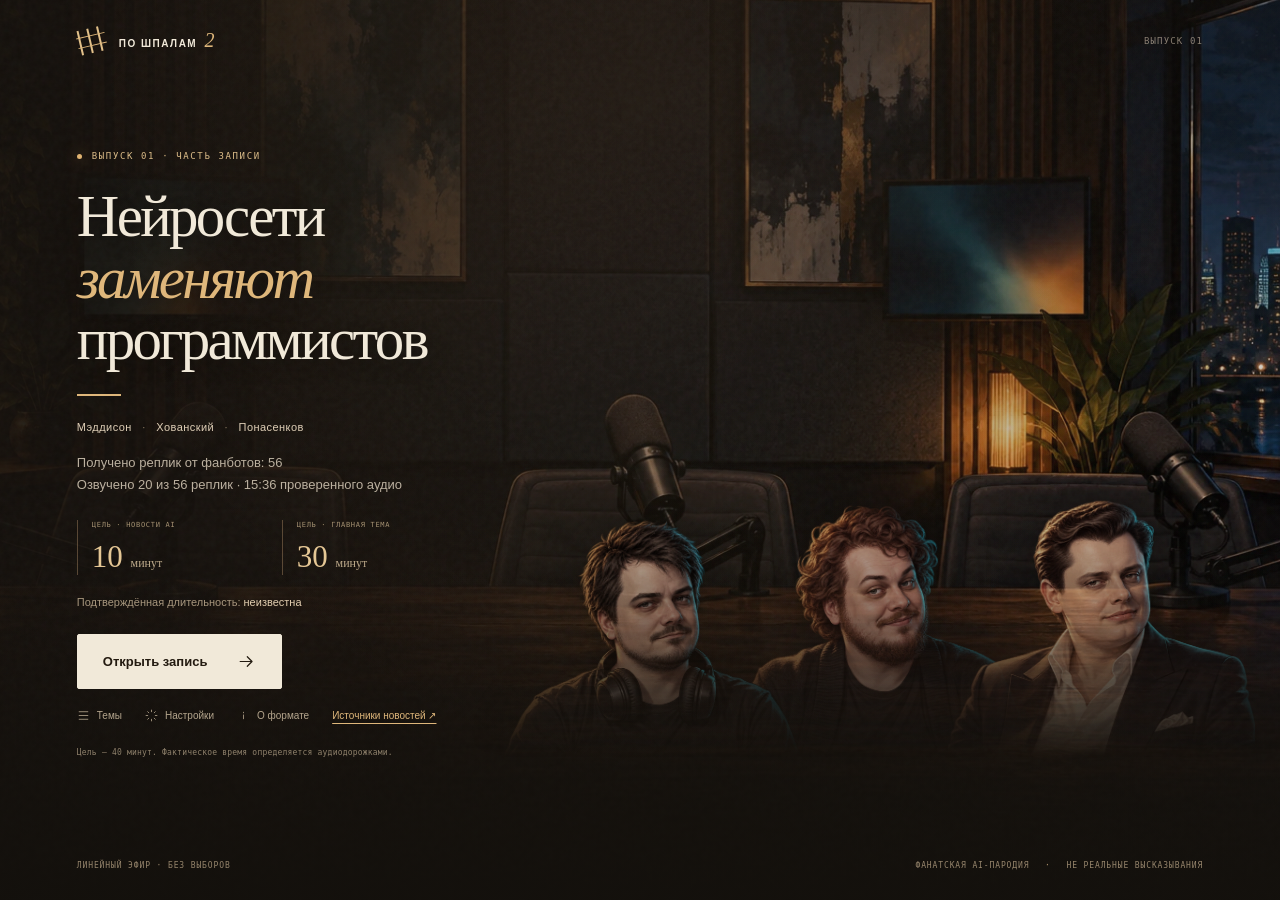
<file: index.html>
<!doctype html>
<html lang="ru">
<head>
  <meta charset="utf-8">
  <meta name="viewport" content="width=device-width, initial-scale=1, viewport-fit=cover">
  <meta name="theme-color" content="#151310">
  <meta name="description" content="По Шпалам 2 — Нейросети заменяют программистов. Выпуск 01 с тремя фанатскими AI-персонажами.">
  <title>По Шпалам 2 — Нейросети заменяют программистов · выпуск 01</title>
  <link rel="stylesheet" href="style.css?v=episode01-2">
  <script src="data.js?v=episode01-2" defer></script>
  <script src="app.js?v=episode01-2" defer></script>
</head>
<body>
  <div id="app"><main class="loading"><span class="eyebrow">ПО ШПАЛАМ 2 · ВЫПУСК 01</span><h1>Открываем студию</h1><p>Загружаем локальные данные выпуска.</p></main></div>
  <dialog id="panel" aria-labelledby="panel-title"></dialog>
  <audio id="reply-audio" preload="none"></audio>
  <div id="toast" role="status" aria-live="polite"></div>
  <noscript>Для просмотра нужен JavaScript. Интернет и сервер не требуются: сохраните папку целиком.</noscript>
</body>
</html>
</file>
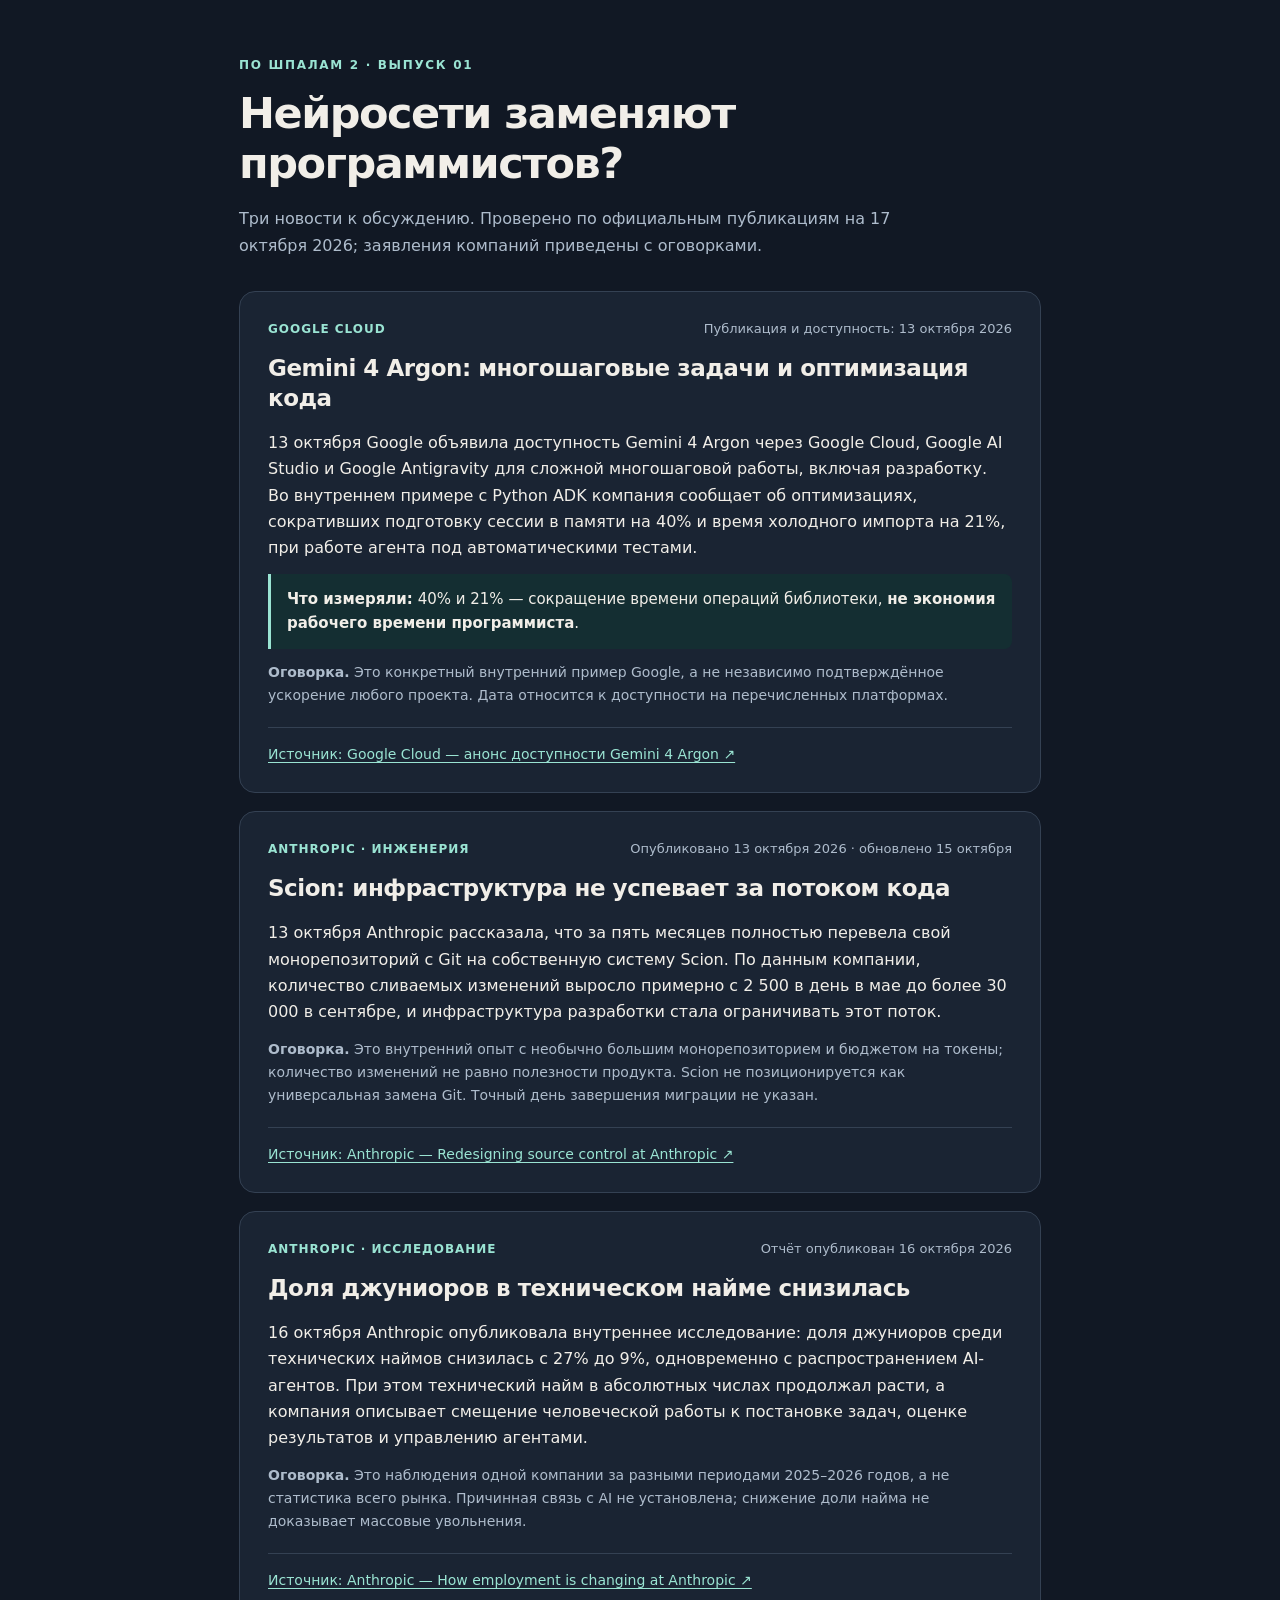
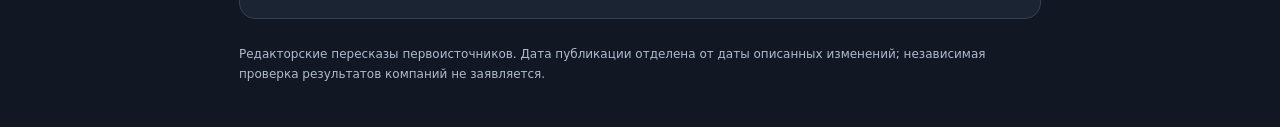
<file: news.html>
<!doctype html>
<html lang="ru">
<head>
  <meta charset="utf-8">
  <meta name="viewport" content="width=device-width, initial-scale=1">
  <meta name="color-scheme" content="dark">
  <title>Три новости AI — По Шпалам 2</title>
  <style>
    :root{color-scheme:dark;--bg:#111824;--card:#1a2433;--text:#f1eee8;--muted:#aebccc;--accent:#9ae4d3;--line:#344153}
    *{box-sizing:border-box}body{margin:0;background:var(--bg);color:var(--text);font-family:system-ui,-apple-system,"Segoe UI",sans-serif;line-height:1.65}
    main{max-width:850px;margin:auto;padding:56px 24px 42px}.eyebrow{margin:0 0 12px;color:var(--accent);font-size:12px;font-weight:700;letter-spacing:.14em;text-transform:uppercase}
    h1{margin:0;font-size:clamp(29px,5vw,43px);line-height:1.17;letter-spacing:-.035em;font-weight:750}.intro{color:var(--muted);margin:18px 0 32px;max-width:65ch}
    article{background:var(--card);border:1px solid var(--line);border-radius:16px;padding:26px 28px;margin:18px 0}header{display:flex;gap:16px;align-items:baseline;justify-content:space-between;flex-wrap:wrap}
    .publisher{margin:0;color:var(--accent);font-size:12px;letter-spacing:.08em;text-transform:uppercase;font-weight:700}.date{margin:0;color:var(--muted);font-size:13px;font-variant-numeric:tabular-nums}
    h2{font-size:23px;line-height:1.3;letter-spacing:-.02em;margin:14px 0 16px}p{margin:12px 0}.facts{font-size:16px}.note{color:var(--muted);font-size:14px}.clarification{padding:13px 16px;border-left:3px solid var(--accent);background:#142e32;border-radius:0 8px 8px 0;font-size:15px}
    .source{margin:20px 0 0;padding-top:15px;border-top:1px solid var(--line);font-size:14px}a{color:var(--accent);text-underline-offset:3px}a:hover{color:#fff}a:focus-visible{outline:2px solid var(--accent);outline-offset:5px;border-radius:2px}
    footer{color:var(--muted);font-size:12px;margin-top:26px}strong{font-weight:650}@media(max-width:520px){main{padding:32px 16px}article{padding:21px 19px;border-radius:12px}h2{font-size:21px}}
    @media print{body{background:white;color:#111}main{max-width:none;padding:0}article{break-inside:avoid;background:white;border-color:#aaa}.intro,.date,.note,footer{color:#444}.publisher,a,.eyebrow{color:#155950}.clarification{background:#f2f8f6}a::after{content:" (" attr(href) ")";font-size:10px;overflow-wrap:anywhere}}
  </style>
</head>
<body>
<main>
  <p class="eyebrow">По Шпалам 2 · Выпуск 01</p>
  <h1>Нейросети заменяют программистов?</h1>
  <p class="intro">Три новости к обсуждению. Проверено по официальным публикациям на <time datetime="2026-10-17">17 октября 2026</time>; заявления компаний приведены с оговорками.</p>

  <article aria-labelledby="argon">
    <header><p class="publisher">Google Cloud</p><p class="date">Публикация и доступность: <time datetime="2026-10-13">13 октября 2026</time></p></header>
    <h2 id="argon">Gemini 4 Argon: многошаговые задачи и оптимизация кода</h2>
    <p class="facts">13 октября Google объявила доступность Gemini 4 Argon через Google Cloud, Google AI Studio и Google Antigravity для сложной многошаговой работы, включая разработку. Во внутреннем примере с Python ADK компания сообщает об оптимизациях, сокративших подготовку сессии в памяти на 40% и время холодного импорта на 21%, при работе агента под автоматическими тестами.</p>
    <p class="clarification"><strong>Что измеряли:</strong> 40% и 21% — сокращение времени операций библиотеки, <strong>не экономия рабочего времени программиста</strong>.</p>
    <p class="note"><strong>Оговорка.</strong> Это конкретный внутренний пример Google, а не независимо подтверждённое ускорение любого проекта. Дата относится к доступности на перечисленных платформах.</p>
    <p class="source"><a href="https://cloud.google.com/blog/products/ai-machine-learning/gemini-4-argon-available-on-google-cloud">Источник: Google Cloud — анонс доступности Gemini 4 Argon ↗</a></p>
  </article>

  <article aria-labelledby="scion">
    <header><p class="publisher">Anthropic · Инженерия</p><p class="date">Опубликовано <time datetime="2026-10-13">13 октября 2026</time> · обновлено <time datetime="2026-10-15">15 октября</time></p></header>
    <h2 id="scion">Scion: инфраструктура не успевает за потоком кода</h2>
    <p class="facts">13 октября Anthropic рассказала, что за пять месяцев полностью перевела свой монорепозиторий с Git на собственную систему Scion. По данным компании, количество сливаемых изменений выросло примерно с 2 500 в день в мае до более 30 000 в сентябре, и инфраструктура разработки стала ограничивать этот поток.</p>
    <p class="note"><strong>Оговорка.</strong> Это внутренний опыт с необычно большим монорепозиторием и бюджетом на токены; количество изменений не равно полезности продукта. Scion не позиционируется как универсальная замена Git. Точный день завершения миграции не указан.</p>
    <p class="source"><a href="https://www.anthropic.com/engineering/redesigning-source-control">Источник: Anthropic — Redesigning source control at Anthropic ↗</a></p>
  </article>

  <article aria-labelledby="juniors">
    <header><p class="publisher">Anthropic · Исследование</p><p class="date">Отчёт опубликован <time datetime="2026-10-16">16 октября 2026</time></p></header>
    <h2 id="juniors">Доля джуниоров в техническом найме снизилась</h2>
    <p class="facts">16 октября Anthropic опубликовала внутреннее исследование: доля джуниоров среди технических наймов снизилась с 27% до 9%, одновременно с распространением AI-агентов. При этом технический найм в абсолютных числах продолжал расти, а компания описывает смещение человеческой работы к постановке задач, оценке результатов и управлению агентами.</p>
    <p class="note"><strong>Оговорка.</strong> Это наблюдения одной компании за разными периодами 2025–2026 годов, а не статистика всего рынка. Причинная связь с AI не установлена; снижение доли найма не доказывает массовые увольнения.</p>
    <p class="source"><a href="https://www.anthropic.com/research/employment-at-anthropic">Источник: Anthropic — How employment is changing at Anthropic ↗</a></p>
  </article>

  <footer>Редакторские пересказы первоисточников. Дата публикации отделена от даты описанных изменений; независимая проверка результатов компаний не заявляется.</footer>
</main>
</body>
</html>
</file>
<file: style.css>
@charset "UTF-8";
:root{color-scheme:dark;--ink:#151310;--cream:#f1e9d9;--muted:#b0a494;--amber:#dfb77b;--line:#ead6b927;--speaker-color:#dfb77b;--text-size:20px;font-family:Inter,"Segoe UI",Arial,sans-serif;background:var(--ink);color:var(--cream)}
*{box-sizing:border-box}html,body{margin:0;min-height:100%;background:var(--ink)}body{overflow-x:hidden}button,input,a{-webkit-tap-highlight-color:transparent}button{font:inherit;color:inherit;border:0;background:transparent;cursor:pointer;display:inline-flex;align-items:center;justify-content:center;gap:9px}button:disabled{opacity:.28;cursor:default}button:hover:not(:disabled){color:#fff}button,a,input,summary{touch-action:manipulation}a{color:var(--amber);text-underline-offset:4px}button:focus-visible,a:focus-visible,input:focus-visible,[tabindex]:focus-visible{outline:2px solid var(--amber);outline-offset:5px}svg{width:20px;height:20px;stroke:currentColor;stroke-width:1.5;fill:none;stroke-linecap:round;stroke-linejoin:round;flex:none}button.primary{min-height:54px;padding:17px 25px;background:var(--cream);border:1px solid var(--cream);color:#231a10;font-size:13px;font-weight:650;gap:30px;border-radius:2px;transition:background .2s,border-color .2s,transform .2s}button.primary svg{order:1;width:19px;height:19px}button.primary:hover{background:var(--amber);border-color:var(--amber);color:#21170e;transform:translateY(-1px)}button.quiet{font-size:11px;color:#b7aa97;padding:13px 2px}.icon-button{width:37px;height:37px;flex:none}.icon-button>span{position:absolute;width:1px;height:1px;overflow:hidden;clip-path:inset(50%)}.wordmark{display:flex;align-items:center;gap:13px;font-size:10px;letter-spacing:.15em;font-weight:600;white-space:nowrap}.wordmark b{font:italic 20px Georgia,serif;color:var(--amber);margin-left:3px}.rail-mark{display:flex;align-items:center;gap:4px;position:relative;width:29px;height:25px;flex:none;transform:rotate(-13deg)}.rail-mark:before,.rail-mark:after{content:"";position:absolute;left:0;right:0;height:1px;background:var(--amber);top:7px}.rail-mark:after{top:17px}.rail-mark i{width:2px;height:25px;background:#e2c18a;display:block;margin:0 2px}.eyebrow{font:9px/1.7 Consolas,monospace;letter-spacing:.18em;color:#ddbd89;display:flex;align-items:center;gap:10px;margin:0}.on-air-dot{width:5px;height:5px;background:#e1b472;border-radius:50%;box-shadow:0 0 14px #e7a45d99}.scenery{position:absolute;inset:0;overflow:hidden;pointer-events:none;z-index:-1}.backdrop{position:absolute;inset:-1%;background-size:cover;background-position:center;filter:brightness(.79) saturate(.8);transform:scale(1.01);animation:studio-breathe 30s ease-in-out infinite alternate}.scene-shade{position:absolute;inset:0;background:linear-gradient(0deg,#110f0cf5 0%,#15120c5c 42%,#100f0a10 65%,#18130f8c)}.scene-grain{position:absolute;inset:0;opacity:.035;mix-blend-mode:screen;background-image:url("data:image/svg+xml,%3Csvg viewBox='0 0 180 180' xmlns='http://www.w3.org/2000/svg'%3E%3Cfilter id='n'%3E%3CfeTurbulence type='fractalNoise' baseFrequency='.8' numOctaves='3' stitchTiles='stitch'/%3E%3C/filter%3E%3Crect width='100%25' height='100%25' filter='url(%23n)'/%3E%3C/svg%3E")}.studio-glow{position:absolute;inset:0;background:radial-gradient(ellipse at 50% 10%,#dfa86813,transparent 60%);mix-blend-mode:screen}.cast{position:absolute;inset:83px 7vw min(28svh,235px);display:flex;align-items:flex-end;justify-content:center;gap:0;mask-image:linear-gradient(black 72%,transparent 99%)}.cast-member{position:relative;width:34%;height:100%;max-height:690px;opacity:.42;filter:brightness(.62) saturate(.48);transform:translateY(9px) scale(.965);transition:opacity .5s,filter .5s,transform .65s;transform-origin:center bottom}.cast-member img{width:100%;height:100%;display:block;object-fit:contain;object-position:center bottom;filter:drop-shadow(0 6px 25px #09070585)}.cast-label{position:absolute;bottom:9%;left:50%;transform:translateX(-50%);white-space:nowrap;display:flex;align-items:center;gap:7px;font-size:9px;letter-spacing:.09em;text-shadow:0 2px 8px #000;background:#15110db3;border:1px solid #c5ad8b22;padding:7px 10px;border-radius:2px}.cast-label i{width:4px;height:4px;border-radius:50%;background:var(--actor-color)}.cast-label small{display:none}.member-maddyson{z-index:2;margin-right:-3%}.member-khovansky{z-index:1}.member-ponasenkov{z-index:2;margin-left:-3%}.desk-shadow{position:absolute;inset:auto 0 0;height:37%;background:linear-gradient(0deg,#13100c,transparent);opacity:.9}
.title-screen{position:relative;isolation:isolate;height:100svh;min-height:690px;overflow:hidden;display:flex;align-items:center;padding:100px 6vw 95px}.title-header{position:absolute;top:28px;left:6vw;right:6vw;display:flex;justify-content:space-between;gap:20px;align-items:center;z-index:3}.edition{font:9px Consolas,monospace;color:#d3c4ae9e;letter-spacing:.13em}.title-screen .backdrop{background-position:center;filter:brightness(.94) saturate(.9)}.title-screen .scene-shade{background:linear-gradient(90deg,#130f0beb 0%,#15100bdc 22%,#18120955 56%,#15110c09),linear-gradient(0deg,#14110dfc 0%,transparent 45%,#16110c66)}.title-copy{position:relative;z-index:4;margin-top:15px;width:min(570px,48vw)}.title-copy h1{font:400 clamp(67px,8.25vw,122px)/.94 Georgia,"Times New Roman",serif;letter-spacing:-.065em;margin:25px 0 25px;text-shadow:0 7px 25px #0003;max-width:560px}.title-copy h1 em{display:inline-block;color:var(--amber);font-weight:400;font-size:1.17em;line-height:.85;margin-left:.07em}.title-rule{display:block;width:44px;height:2px;background:var(--amber);margin-top:24px}.title-names{font-size:11px;color:#deceb6;letter-spacing:.04em;line-height:1.8;margin:0 0 16px}.title-names i{font-style:normal;margin:0 7px;color:#897760}.title-description{font-size:14px;line-height:1.8;color:#bbb09f;margin:0;max-width:350px}.title-actions{display:flex;align-items:flex-start;flex-direction:column;gap:3px;margin-top:29px}.title-secondary{display:flex;flex-wrap:wrap;gap:23px;margin-top:16px}.title-secondary button{font-size:10px;color:#b4a58d;padding:7px 0;gap:7px}.title-secondary svg{width:13px;height:13px}.title-note{font:8px/1.8 Consolas,monospace;color:#8e806b;letter-spacing:.08em;margin:24px 0 0}.cast-title{inset:85px -1vw 8%;left:auto;width:65vw;height:77%;mask-image:linear-gradient(black 65%,transparent 97%);z-index:1}.cast-title .cast-member{opacity:.92;filter:brightness(.85) saturate(.74);transform:none;max-height:760px;width:37%}.cast-title .member-maddyson{margin-right:-10%;transform:translateY(22px);z-index:2}.cast-title .member-khovansky{transform:translateY(5px);z-index:1}.cast-title .member-ponasenkov{margin-left:-10%;z-index:3}.cast-title .cast-label{display:none}.title-studio-note{position:absolute;right:6vw;bottom:18%;z-index:3;display:flex;align-items:center;gap:13px;text-align:right;color:#bda98c;font:8px/1.8 Consolas,monospace;letter-spacing:.1em}.title-studio-note p{margin:0}.title-studio-note strong{font-weight:400;color:#dfc39a;font-size:10px}.studio-line{display:block;width:45px;height:1px;background:#b9966380}.title-footer{position:absolute;bottom:27px;left:6vw;right:6vw;display:flex;align-items:center;justify-content:space-between;gap:25px;z-index:3;font:8px/1.7 Consolas,monospace;letter-spacing:.11em;color:#96856c}.title-footer i{font-style:normal;margin:0 10px;color:#b0936e}
.game-screen{position:relative;isolation:isolate;height:100svh;min-height:580px;overflow:hidden;display:grid;grid-template-rows:62px 34px minmax(85px,1fr) min(39svh,330px) 58px 20px;padding:0 5vw}.game-header{grid-row:1;position:relative;z-index:5;display:flex;align-items:center;justify-content:space-between;gap:20px;border-bottom:1px solid #ead3b12e}.game-header .wordmark{font-size:9px}.game-header .rail-mark{width:25px;transform:scale(.9) rotate(-13deg)}.header-actions{display:flex;gap:5px}.header-actions .icon-button{color:#d0bea1}.header-actions svg{width:18px;height:18px}.chapter-button{font-size:11px;gap:19px;color:#ded0bb}.chapter-num{font:10px Consolas,monospace;color:var(--amber);white-space:nowrap}.chapter-title{font-size:11px;letter-spacing:.02em;text-align:left}.studio-meta{grid-row:2;display:flex;align-items:center;justify-content:space-between;gap:20px;position:relative;z-index:4;font:8px Consolas,monospace;letter-spacing:.1em;color:#b9a88e}.live-label{display:inline-flex;align-items:center;gap:7px;white-space:nowrap}.live-label i{width:4px;height:4px;border-radius:50%;background:#c78157;box-shadow:0 0 9px #d5905055}.live-label b{font-weight:400;color:#8d7c65}.chapter-time{text-align:right;font-size:8px;letter-spacing:.03em;color:#a79883}.scene-caption{grid-row:3;justify-self:center;align-self:start;text-align:center;margin-top:13px;max-width:65%;opacity:0;transition:opacity .5s;z-index:1;text-shadow:0 2px 15px #000}.scene-caption.visible{opacity:1}.scene-caption>span{font:7px Consolas,monospace;letter-spacing:.2em;color:#d1b98d}.scene-caption h2{font:italic 27px/1.15 Georgia,serif;margin:7px 0;color:#ead2ae;font-weight:400}.game-screen[data-speaker=maddyson] .member-maddyson,.game-screen[data-speaker=khovansky] .member-khovansky,.game-screen[data-speaker=ponasenkov] .member-ponasenkov{opacity:1;filter:brightness(1.01) saturate(.9);transform:translateY(0) scale(1.025);z-index:3}.game-screen[data-frame-kind=narrator] .cast-member{opacity:.72;filter:brightness(.78) saturate(.68);transform:translateY(4px) scale(.98)}.game-screen[data-frame-kind=event] .cast-member{opacity:.62;filter:brightness(.72) saturate(.6)}.game-screen[data-frame-kind=narrator] .scene-shade{background:linear-gradient(0deg,#120e0cf5,#17120c50 47%,#19110832)}.dialogue{grid-row:4;position:relative;z-index:5;min-height:0;display:grid;grid-template-rows:49px minmax(0,1fr) 45px;width:min(1150px,100%);margin:0 auto;padding:15px 29px 0;background:linear-gradient(115deg,#211c15f5,#181613f5);border:1px solid #cfb68c42;border-radius:3px;box-shadow:0 10px 70px #0006;backdrop-filter:blur(18px)}.dialogue:before{content:"";position:absolute;top:-1px;left:29px;width:40px;height:2px;background:var(--speaker-color);box-shadow:0 0 17px color-mix(in srgb,var(--speaker-color) 40%,transparent);transition:background .3s}.dialogue-header{display:flex;align-items:flex-start;justify-content:space-between;gap:15px}.speaker-block{display:flex;align-items:center;gap:12px}.speaker-lamp{width:5px;height:5px;border-radius:50%;background:var(--speaker-color);box-shadow:0 0 13px color-mix(in srgb,var(--speaker-color) 35%,transparent);flex:none}.speaker-block>div{display:flex;align-items:baseline;gap:14px}.speaker-name{font-size:13px;font-weight:650;letter-spacing:.03em;color:var(--speaker-color)}.speaker-kind{font:7px Consolas,monospace;color:#928572;letter-spacing:.11em}.dialogue-tags{display:flex;align-items:center;gap:13px;color:#8e7d64;padding-top:2px}.record-number{font:8px Consolas,monospace;letter-spacing:.1em}.context-button{padding:0;width:19px;height:19px;color:#9a8769}.context-button svg{width:14px;height:14px;border:1px solid #a68e654c;border-radius:50%;padding:2px}.context-button>span{position:absolute;width:1px;height:1px;overflow:hidden;clip-path:inset(50%)}.text-scroll{min-height:0;overflow:auto;padding:0 14px 9px 0;overscroll-behavior:contain;scrollbar-width:thin;scrollbar-color:#a38a5d55 transparent;scrollbar-gutter:stable}.text-scroll:focus-visible{outline-offset:1px}.dialogue-text{font:350 var(--text-size)/1.6 "Segoe UI",Arial,sans-serif;color:#e9e0d1;letter-spacing:.002em;white-space:pre-wrap;overflow-wrap:anywhere;margin:0;max-width:1040px}.game-screen[data-frame-kind=narrator] .dialogue-text{font-family:Georgia,"Times New Roman",serif;font-style:italic;line-height:1.55;color:#e3d0af}.game-screen[data-frame-kind=event] .dialogue-text{color:#cdc1ad;font-weight:400;font-size:calc(var(--text-size) - 1px)}.dialogue-bottom{display:flex;align-items:center;justify-content:space-between;gap:15px;border-top:1px solid #e4d2b313}.reading-hint{display:flex;align-items:center;gap:7px;font:7px Consolas,monospace;letter-spacing:.09em;color:#6d604d}.reading-hint kbd{font:inherit;color:#9c8a6b}.reading-hint.with-audio{display:none}.listen-button{font:9px "Segoe UI",sans-serif;color:#bea074;gap:6px;padding:8px 0}.listen-button svg{width:12px;height:12px}.scroll-hint{font:8px Consolas,monospace;color:#a28c64;margin-left:auto;white-space:nowrap}.next-button{font-size:11px;gap:25px;padding:9px 0 9px 20px;color:#e3c68e;min-width:100px;margin-left:auto}.next-button svg{order:1;width:17px;height:17px}.game-footer{grid-row:5;position:relative;z-index:4;display:flex;align-items:center;justify-content:space-between;gap:24px;padding:0 3px}.footer-left,.footer-right{display:flex;align-items:center;gap:23px}.game-footer button{font-size:10px;gap:6px;padding:8px 0;color:#a99a83}.game-footer svg{width:14px;height:14px}.game-footer button.active{color:#e0bb7a}.progress-group{display:flex;align-items:center;gap:13px;width:min(260px,25vw);color:#9c896a}.screen-counter{font:8px Consolas,monospace;white-space:nowrap;letter-spacing:.07em}.progress-line{height:1px;background:#b49d702d;flex:1;min-width:25px}.progress-line i{height:1px;background:#d8b376;display:block;box-shadow:0 0 8px #d8b37655;transition:width .25s}.episode-label{font:7px Consolas,monospace;letter-spacing:.08em;white-space:nowrap;color:#6c5d47}.persistent-disclosure{grid-row:6;justify-self:center;align-self:start;font:6px Consolas,monospace;letter-spacing:.11em;color:#5e5240}.scene-enter .backdrop{animation:scene-fade .8s ease-out,studio-breathe 30s ease-in-out infinite alternate}.speaker-enter .dialogue-text{animation:text-enter .28s ease-out}
dialog{border:1px solid #c5aa7d4d;padding:0;background:#211c15;color:var(--cream);width:min(660px,calc(100% - 32px));max-height:calc(100svh - 48px);border-radius:4px;box-shadow:0 20px 110px #0009;overflow:hidden}dialog[open]{display:flex;flex-direction:column}dialog.wide{width:min(880px,calc(100% - 32px))}dialog::backdrop{background:#090705cb;backdrop-filter:blur(9px)}.panel-header{padding:25px 29px 20px;display:flex;justify-content:space-between;align-items:flex-start;gap:22px;flex:none;border-bottom:1px solid var(--line)}.panel-header h2{font:400 29px/1.15 Georgia,serif;margin:9px 0 0;letter-spacing:-.02em}.panel-header .eyebrow{font-size:7px}.panel-header .icon-button{color:#c1a77c}.panel-body{padding:23px 29px 30px;overflow:auto;min-height:0;font-size:14px;line-height:1.85;color:#c3b49e;scrollbar-width:thin;scrollbar-color:#9079516b transparent}.panel-body p{margin:0 0 17px}.panel-body strong{color:#e4d0ae;font-weight:550}.panel-lead{font-size:12px;color:#9d8d74}.chapter-list{display:flex;flex-direction:column;gap:7px}.chapter-card{display:flex;text-align:left;justify-content:flex-start;width:100%;padding:14px 12px;border:1px solid #d7bd8f1e;background:#d5b98503;border-radius:2px;gap:20px}.chapter-card:hover{background:#d9b57409}.chapter-card.current{border-color:#d7ad6a77;background:#d7ad6a08}.chapter-index{font:13px Consolas,monospace;color:var(--amber);width:24px}.chapter-card>span:nth-child(2){display:flex;flex:1;flex-direction:column;gap:4px}.chapter-card strong{font:400 16px Georgia,serif;color:#e0ccb0}.chapter-card small{font:7px Consolas,monospace;color:#867358;letter-spacing:.1em}.chapter-card svg{width:16px;height:16px;color:#bba071}.history-entry{border-left:1px solid #c7a7755c;padding-left:18px;margin-bottom:28px}.history-entry.event{border-color:#8b7f6459}.history-entry.narrator{border-color:#d6bc8c8c}.history-entry header{display:flex;align-items:baseline;justify-content:space-between;flex-wrap:wrap;gap:10px;margin-bottom:9px}.history-entry header strong{font-size:13px;color:#d4b884}.history-entry small{font:8px Consolas,monospace;color:#8d7a5d}.history-entry p{white-space:pre-wrap;font-size:15px;line-height:1.8;margin-bottom:7px}.history-jump{font-size:9px;color:#9c815a;padding:0}.context-text{white-space:pre-wrap;overflow-wrap:anywhere;font-size:13px;line-height:1.8;color:#b8aa95}.about-intro{font:24px/1.45 Georgia,serif;color:#e4ca9f;margin-bottom:23px!important}.about-sources{border-block:1px solid var(--line);padding:16px 0;margin:22px 0}.about-sources p{display:flex;justify-content:space-between;gap:20px;align-items:baseline;margin:7px 0}.about-sources span{font-size:10px;color:#928069;text-align:right}.protocol-link{font-size:12px}.setting{margin-bottom:25px}.setting>label{display:flex;justify-content:space-between;gap:20px;font-size:14px;color:#e3ccb0}.setting output{font:12px Consolas,monospace;color:var(--amber)}.setting input[type=range]{width:100%;accent-color:var(--amber);margin:17px 0 8px}.setting small{display:block;font-size:11px;line-height:1.7;color:#9f8c70}.toggle-setting{display:flex;align-items:center;justify-content:space-between;gap:24px;padding:17px 0;border-top:1px solid var(--line);font-size:14px;color:#e1cbb0}.toggle-setting small{display:block;font-size:11px;color:#998466;line-height:1.7}.toggle-setting input{width:17px;height:17px;accent-color:var(--amber);flex:none}.save-section{padding-top:20px;margin-top:10px;border-top:1px solid var(--line)}.save-section h3{font:21px Georgia,serif;color:#ddc6a4;font-weight:400;margin:0 0 12px}.save-section p{font-size:11px;color:#9c8769}.save-section>div{display:flex;gap:10px;flex-wrap:wrap}.save-section button{border:1px solid #b7955f48;padding:8px 13px;font-size:11px;color:#d4ae71}.keyboard-note{font:9px Consolas,monospace;color:#806b4e;margin:25px 0 0!important}.modal-actions{display:flex;gap:20px;flex-wrap:wrap;margin-top:24px}.modal-actions>button:not(.primary){font-size:12px;color:#b4a083}
.end-screen{position:relative;isolation:isolate;min-height:100svh;display:grid;place-items:center;padding:70px 25px;overflow:hidden}.end-screen .backdrop{filter:brightness(.35) saturate(.6)}.end-screen .scene-shade{background:linear-gradient(0deg,#130f0df5,#120e0a99)}.end-screen .cast{opacity:.16;inset:5% 8vw 0;width:auto;height:90%;filter:blur(2px)}.end-copy{position:relative;text-align:center;z-index:3;max-width:800px}.end-copy .eyebrow{justify-content:center}.end-copy h1{font:400 74px/.98 Georgia,serif;letter-spacing:-.045em;margin:30px 0 25px}.end-copy h1 em{font-weight:400;color:var(--amber)}.end-copy>p:not(.eyebrow){font-size:14px;line-height:1.9;color:#bdab8f;margin:0}.end-rule{width:50px;height:1px;background:#bd965d8a;margin:25px auto}.end-actions{display:flex;flex-wrap:wrap;justify-content:center;gap:24px;margin:25px 0 35px}.end-actions button{font-size:12px;color:#c2a779}.end-actions button.primary{color:#24190e;min-height:48px;padding:13px 22px}.end-copy .end-disclosure{font:8px/1.9 Consolas,monospace!important;color:#8e7657!important;letter-spacing:.06em}.loading{min-height:100svh;display:flex;flex-direction:column;align-items:center;justify-content:center;text-align:center;padding:35px}.loading h1{font:46px Georgia,serif;margin:25px 0;color:#ead8b8}.loading h1 em{color:var(--amber);font-weight:400}.loading p{font-size:13px;color:#a88c67;max-width:560px;line-height:1.8}#toast{position:fixed;z-index:100;bottom:22px;left:50%;transform:translate(-50%,10px);max-width:calc(100vw - 32px);padding:12px 19px;background:#382a19;border:1px solid #c29d6259;border-radius:4px;box-shadow:0 8px 35px #0005;color:#ebd6b3;font-size:12px;line-height:1.65;opacity:0;pointer-events:none;transition:opacity .2s,transform .2s}#toast.visible{opacity:1;transform:translate(-50%,0)}[hidden]{display:none!important}
@keyframes studio-breathe{from{transform:scale(1.01)}to{transform:scale(1.035)}}@keyframes scene-fade{from{opacity:.45}to{opacity:1}}@keyframes text-enter{from{opacity:.75;transform:translateY(3px)}to{opacity:1;transform:translateY(0)}}
:root[data-motion=off] *,:root[data-motion=off] *:before,:root[data-motion=off] *:after{animation:none!important;transition:none!important;scroll-behavior:auto!important}
@media(prefers-reduced-motion:reduce){:root:not([data-motion=on]) *{animation:none!important;transition:none!important;scroll-behavior:auto!important}}
@media(min-width:1700px){.title-screen{padding-inline:8vw}.title-header,.title-footer{left:8vw;right:8vw}.title-copy{width:630px}.cast-title{right:2vw;width:65vw}.game-screen{padding-inline:8vw}.cast{inset-inline:12vw}}
@media(max-width:1100px){.title-copy{width:53vw}.title-copy h1{font-size:92px}.title-names{font-size:10px}.cast-title{right:-8vw;width:72vw;opacity:.85}.title-studio-note{right:4vw}.game-screen{padding:0 3vw;grid-template-rows:58px 32px minmax(70px,1fr) min(43svh,350px) 55px 18px}.game-header .wordmark>span:last-child{display:none}.chapter-button{gap:12px}.cast{inset:75px 1vw min(29svh,235px)}.cast-member{width:37%}.dialogue{padding:13px 23px 0}.speaker-block>div{gap:10px}.speaker-kind{font-size:6px}.episode-label{display:none}.progress-group{width:21vw}.scene-caption h2{font-size:25px}.footer-left,.footer-right{gap:19px}}
@media(max-width:700px){.title-screen{height:100svh;min-height:720px;padding:92px 25px 90px;align-items:center}.title-header{top:22px;left:25px;right:25px}.wordmark{font-size:9px}.edition{display:none}.title-copy{width:100%;margin:30px 0 0}.title-copy .eyebrow{font-size:7px;letter-spacing:.14em}.title-copy h1{font-size:clamp(70px,17vw,100px);max-width:370px;margin:23px 0 21px}.title-rule{width:32px;margin-top:20px}.title-names{font-size:10px;max-width:300px;line-height:1.8}.title-names i{margin:0 4px}.title-description{font-size:13px}.title-actions{margin-top:25px}.title-actions .primary{min-height:51px;padding:15px 22px;font-size:12px;gap:30px}.title-secondary{gap:22px;margin-top:17px}.title-secondary button{font-size:10px}.title-note{font-size:7px;max-width:280px;margin-top:21px}.cast-title{inset:80px -65% 0 auto;width:125%;height:77%;opacity:.27;mask-image:linear-gradient(black 50%,transparent 95%)}.title-screen .scene-shade{background:linear-gradient(90deg,#110d09e6,#17110993),linear-gradient(0deg,#140e0cf7,transparent 55%)}.title-studio-note{display:none}.title-footer{left:25px;right:25px;bottom:22px;flex-direction:column;align-items:flex-start;gap:10px;font-size:7px}.title-footer i{margin:0 5px}.game-screen{height:100svh;min-height:570px;padding:0 15px;grid-template-rows:48px 29px minmax(55px,1fr) min(52svh,450px) 49px 17px}.game-header{gap:9px}.game-header .rail-mark{transform:scale(.7) rotate(-13deg);width:22px}.game-header .wordmark{gap:0;padding:0}.chapter-button{max-width:calc(100% - 100px);gap:8px;align-items:center}.chapter-num{font-size:8px}.chapter-title{font-size:9px;max-width:180px;line-height:1.3}.header-actions{gap:0}.header-actions .icon-button{width:27px;height:30px}.header-actions svg{width:14px;height:14px}.studio-meta{font-size:7px;gap:7px}.live-label{gap:5px}.live-label b{display:none}.chapter-time{font-size:6px;max-width:62%;line-height:1.4}.cast{inset:68px -12% min(43svh,350px);mask-image:linear-gradient(black 65%,transparent 99%)}.cast-member{width:41%;max-height:420px}.member-maddyson{margin-right:-9%}.member-ponasenkov{margin-left:-9%}.cast-label{display:none}.game-screen[data-speaker=maddyson] .member-maddyson,.game-screen[data-speaker=khovansky] .member-khovansky,.game-screen[data-speaker=ponasenkov] .member-ponasenkov{transform:translateY(0) scale(1.02)}.scene-caption{margin-top:8px;max-width:80%;z-index:1}.scene-caption>span{font-size:5px;letter-spacing:.13em}.scene-caption h2{font-size:19px;margin-top:4px}.dialogue{width:calc(100% + 8px);margin-left:-4px;padding:12px 17px 0;grid-template-rows:44px minmax(0,1fr) 42px}.dialogue:before{left:17px;width:30px}.dialogue-header{gap:9px}.speaker-block{gap:8px}.speaker-block>div{display:flex;flex-direction:column;align-items:flex-start;gap:5px}.speaker-name{font-size:12px}.speaker-kind{font-size:5px;letter-spacing:.07em}.dialogue-tags{gap:8px;padding-top:2px}.record-number{font-size:6px;max-width:70px;text-align:right}.context-button{width:15px;height:15px}.context-button svg{width:12px;height:12px}.text-scroll{padding-right:6px;padding-bottom:7px}.dialogue-text{font-size:calc(var(--text-size) - 3px);line-height:1.57;font-weight:400}.game-screen[data-frame-kind=event] .dialogue-text{font-size:calc(var(--text-size) - 3px);line-height:1.57}.game-screen[data-frame-kind=narrator] .dialogue-text{font-size:calc(var(--text-size) - 2px);line-height:1.5}.reading-hint{display:none}.dialogue-bottom{gap:10px}.listen-button{font-size:8px;gap:5px;max-width:160px;text-align:left}.listen-button svg{width:10px;height:10px}.next-button{font-size:10px;gap:12px;min-width:85px;padding-left:8px}.next-button svg{width:15px;height:15px}.scroll-hint{font-size:7px;display:none}.game-footer{gap:12px;padding:0 2px}.footer-left,.footer-right{gap:15px}.game-footer button{font-size:9px;gap:4px}.game-footer svg{width:14px;height:14px}.footer-left button>span,.footer-right button[data-action=sound]>span{position:absolute;width:1px;height:1px;overflow:hidden;clip-path:inset(50%)}.progress-group{width:auto;flex:1;max-width:130px;gap:8px}.screen-counter{font-size:6px}.progress-line{min-width:18px}.persistent-disclosure{font-size:5px;letter-spacing:.07em}.panel-header{padding:22px 21px 18px}.panel-header h2{font-size:25px}.panel-body{padding:20px 21px 25px;font-size:13px}.chapter-card{padding:13px 10px;gap:13px}.chapter-card strong{font-size:15px}.chapter-index{font-size:11px;width:22px}.chapter-card small{font-size:6px}.about-intro{font-size:22px}.about-sources p{align-items:flex-start;flex-direction:column;gap:4px}.about-sources span{text-align:left}.history-entry p{font-size:14px}.history-entry small{font-size:6px}.history-entry header strong{font-size:12px}.context-text{font-size:12px}.end-screen{padding:45px 24px}.end-copy h1{font-size:58px}.end-copy>p:not(.eyebrow){font-size:13px}.end-actions{flex-direction:column;align-items:center;gap:18px}.end-copy .end-disclosure{font-size:7px!important}.end-screen .cast{inset:10% -35% 0;opacity:.12}.end-copy .eyebrow{font-size:8px}}
@media(max-height:650px) and (min-width:701px){.title-screen{min-height:530px;padding-top:75px;padding-bottom:70px}.title-header{top:20px}.title-copy{margin-top:0}.title-copy h1{font-size:74px;margin:14px 0 15px}.title-rule{margin-top:14px}.title-copy .eyebrow{font-size:8px}.title-description{font-size:12px;line-height:1.6}.title-names{font-size:9px;margin-bottom:11px}.title-actions{margin-top:19px}.title-actions .primary{padding:12px 20px;min-height:45px}.title-secondary{margin-top:10px}.title-note{margin-top:12px}.title-footer{bottom:20px}.cast-title{height:85%;top:50px}.game-screen{min-height:470px;grid-template-rows:45px 27px minmax(30px,1fr) 48svh 43px 15px}.cast{inset:50px 2vw 35svh}.dialogue{padding-top:10px;grid-template-rows:39px minmax(0,1fr) 37px}.dialogue-text{font-size:calc(var(--text-size) - 2px);line-height:1.5}.scene-caption{margin-top:5px}.scene-caption h2{font-size:21px}.scene-caption>span{font-size:6px}.game-footer{font-size:9px}.speaker-kind{font-size:6px}}
@media(max-width:360px){.game-screen{padding-inline:12px}.chapter-title{font-size:8px;max-width:130px}.dialogue{padding-inline:14px}.dialogue-text,.game-screen[data-frame-kind=event] .dialogue-text{font-size:calc(var(--text-size) - 4px);line-height:1.55}.footer-left,.footer-right{gap:12px}.game-footer{gap:9px}.title-copy h1{font-size:70px}}

/* Keep solid faces on the live stage; dim lighting rather than transparency. */
.game-screen .cast-member{opacity:1;filter:brightness(.57) saturate(.48)}
.game-screen[data-frame-kind=narrator] .cast-member{opacity:1;filter:brightness(.78) saturate(.68)}
.game-screen[data-frame-kind=event] .cast-member{opacity:1;filter:brightness(.72) saturate(.6)}
.game-screen .cast{bottom:calc(min(28svh,235px) + 65px)}
@media(max-width:1100px) and (min-width:701px){.game-screen .cast{bottom:calc(min(29svh,235px) + 65px)}}
@media(max-height:650px) and (min-width:701px){.game-screen .cast{bottom:calc(35svh + 65px)}}
@media(max-width:700px){.game-screen .cast{bottom:calc(min(52svh,450px) + 65px)}}
/* Episode 01: transparent preparation state, not a simulated playback. */
.episode-title{height:auto;min-height:100svh;padding-top:110px;padding-bottom:100px}
.episode-title .title-copy{width:min(650px,55vw);margin-top:0}
.episode-title .title-copy h1{font-size:clamp(43px,4.6vw,68px);line-height:1.04;letter-spacing:-.045em;margin:22px 0}
.episode-title .title-copy h1 em{font-size:1em;line-height:1;margin-left:0}
.episode-title .title-names{margin-bottom:14px}
.episode-title .title-description{font-size:13px;line-height:1.7}
.episode-plan{display:flex;gap:30px;margin:24px 0 18px;max-width:380px}
.episode-plan>div{border-left:1px solid #bc976d66;padding-left:14px;flex:1}
.episode-plan small{display:block;color:#a69373;font:7px/1.5 Consolas,monospace;letter-spacing:.1em;margin-bottom:8px}
.episode-plan strong{font:31px Georgia,serif;color:#e5c795;font-weight:400;white-space:nowrap}
.episode-plan strong span{font:12px Georgia,serif;color:#bca98a}
.verified-duration{font:11px/1.8 'Segoe UI',sans-serif;color:#a8977e;margin:0 0 4px}
.verified-duration strong{font-weight:450;color:#e2ceb0}
.episode-title .title-note{max-width:410px;font-size:8px;letter-spacing:.025em;margin-top:17px}
.episode-title .title-actions{margin-top:22px}
.episode-title .title-secondary{margin-top:13px}
@media(max-width:1100px){.episode-title .title-copy{width:58vw}.episode-title .title-copy h1{font-size:clamp(43px,5.2vw,60px)}}
@media(max-width:700px){.episode-title{min-height:100svh;padding:92px 25px 115px}.episode-title .title-copy{width:100%;margin:0}.episode-title .title-copy h1{font-size:clamp(39px,10.8vw,58px);margin:21px 0}.episode-title .title-names{font-size:9px;max-width:340px}.episode-title .title-description{font-size:12px}.episode-plan{gap:18px;max-width:330px;margin-top:23px}.episode-plan strong{font-size:29px}.episode-plan small{font-size:6px}.verified-duration{font-size:10px}.episode-title .title-note{font-size:7px;max-width:290px}.episode-title .cast-title{height:68%;opacity:.24}.episode-title .title-footer{gap:8px;font-size:6px}.episode-title .title-copy .eyebrow{font-size:7px}}
.fact-note{margin:14px 0 4px;padding:9px 12px;border-left:2px solid #b9966377;background:#9c77340b;color:#bbaa8f;font:11px/1.65 'Segoe UI',Arial,sans-serif}
.fact-note summary{width:fit-content;cursor:pointer;color:#c7ac7e;font-size:10px;letter-spacing:.02em;list-style-position:inside;user-select:none}
.fact-note summary:focus-visible{outline:1px solid var(--amber);outline-offset:4px}
.fact-note p,.history-entry .fact-note p{font:11px/1.7 'Segoe UI',Arial,sans-serif;margin:8px 0 1px;white-space:pre-wrap;color:#bbaa8f}
@media(max-width:700px){.fact-note{padding:7px 9px;margin-top:12px}.fact-note summary{font-size:9px}.fact-note p,.history-entry .fact-note p{font-size:11px}}
</file>
